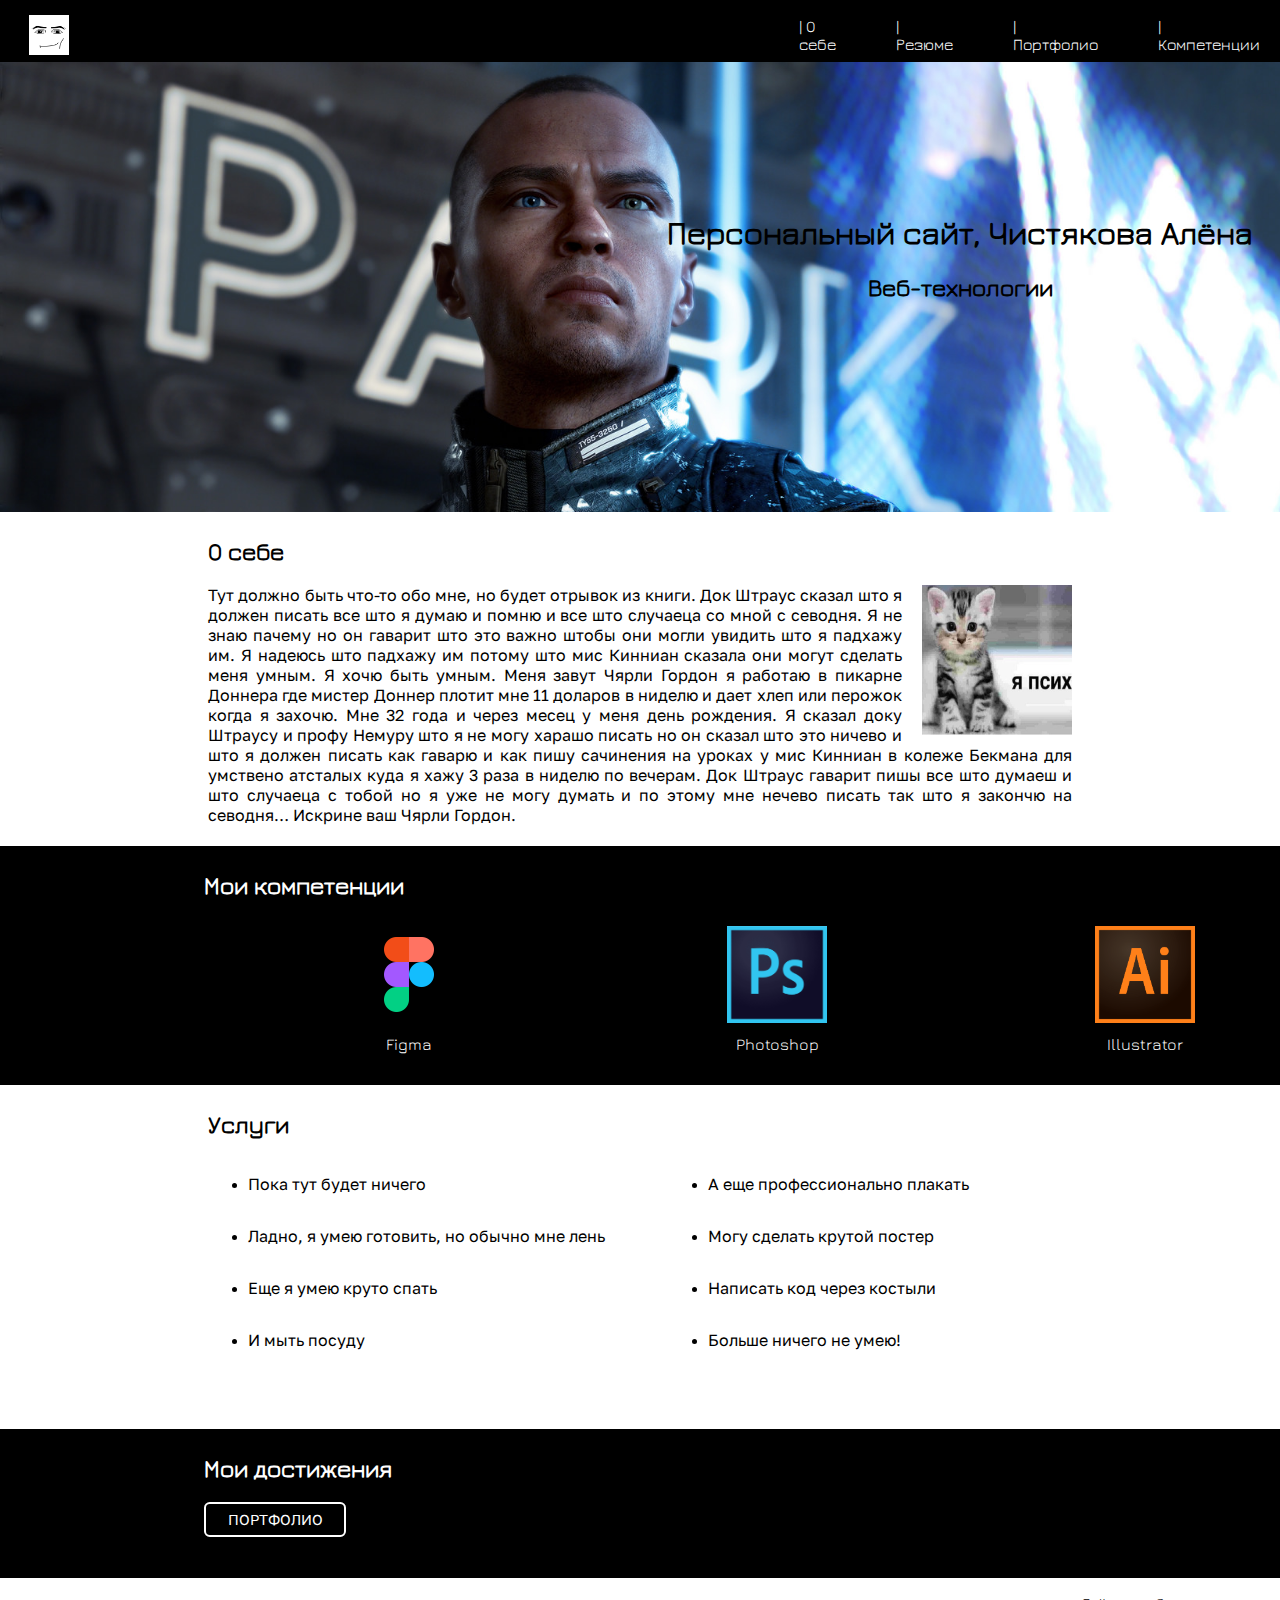
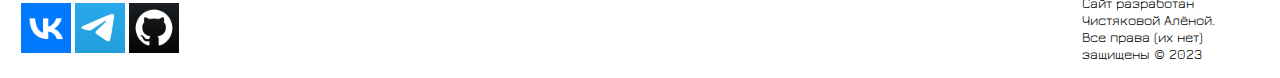
<file: index.html>
<!DOCTYPE html>
<html lang="en">
<head>
    <meta charset="UTF-8">
    <meta http-equiv="X-UA-Compatible" content="IE=edge">
    <meta name="viewport" content="width=device-width, initial-scale=1.0">
    <title>All I Wanted Was You </title>
    <link rel="stylesheet" type="text/css" href="css/style.css">
</head>
<body>
    <nav>
        <ul class="nav-flex">
            <li class="nav-flex-item logo"><a href="index.html"><img src="images/logo.jpg" class="logo"></a></li>
            <li class="nav-flex-item"><a href="index.html">| О себе</a></li>
            <li class="nav-flex-item"><a href="pages/summary.html">| Резюме</a></li>
            <li class="nav-flex-item"><a href="pages/portfolio.html">| Портфолио</a></li>
            <li class="nav-flex-item"><a href="#competencies">| Компетенции</a></li>
            <li class="nav-flex-item"><a href="pages/contacts.html">| Контакты</a></li>
        </ul>
    </nav>
    <header>
        <h1 class="header">Персональный сайт, Чистякова Алёна</h1>
        <h2 class="header1">Веб-технологии</h2>
    </header>
    <main>
        <section>
            <div class="layer">
            <h2 class="font">О себе</h2>
            <img src="images/kitten.jpg" class="about-me">
            <p>Тут должно быть что-то обо мне, но будет отрывок из книги. Док Штраус сказал што я должен писать все што я думаю и помню и все што случаеца со мной с севодня. Я не знаю пачему но он гаварит што это важно штобы они могли увидить што я падхажу им. Я надеюсь што падхажу им потому што мис Кинниан сказала они могут сделать меня умным. Я хочю быть умным. Меня завут Чярли Гордон я работаю в пикарне Доннера где мистер Доннер плотит мне 11 доларов в ниделю и дает хлеп или перожок когда я захочю. Мне 32 года и через месец у меня день рождения. Я сказал доку Штраусу и профу Немуру што я не могу харашо писать но он сказал што это ничево и што я должен писать как гаварю и как пишу сачинения на уроках у мис Кинниан в колеже Бекмана для умствено атсталых куда я хажу 3 раза в ниделю по вечерам. Док Штраус гаварит пишы все што думаеш и што случаеца с тобой но я уже не могу думать и по этому мне нечево писать так што я закончю на севодня… Искрине ваш Чярли Гордон.</p>
            </div>
        </section>
        <section class="black">
            <div class="layer">
            <p id="competencies"><h2 class="white">Мои компетенции</h2></p>
            <table class="comp-table">
                <tr>
                    <td class="cmp"><img src="images/figma.png" class="cmp"></td>
                    <td class="cmp"><img src="images/photoshop.png" class="cmp"></td>
                    <td class="cmp"><img src="images/illustrator.jpg" class="cmp"></td>
                </tr>
                <tr><td>Figma</td><td>Photoshop</td><td>Illustrator</td></td>
            </table>
            </div>
        </section>
        <section>
            <div class="layer">
            <h2 class="font">Услуги</h2>
            <ul class="services">
                <li> <p> Пока тут будет ничего </p> </li>
                <li> <p> Ладно, я умею готовить, но обычно мне лень </p> </li>
                <li> <p> Еще я умею круто спать </p> </li>
                <li> <p> И мыть посуду </p> </li>
                <li> <p> А еще профессионально плакать </p> </li>
                <li> <p> Могу сделать крутой постер </p> </li>
                <li> <p> Написать код через костыли</p> </li>
                <li> <p> Больше ничего не умею! </p> </li>
            </ul>
            </div>
        </section>
        <section class="black">
            <div class="layer">
            <h2 class="white">Мои достижения</h2>
            <p><button class="btn"><a href="pages/portfolio.html">Портфолио</a></button></p>
            </div>
        </section>
    </main>
    <footer>
        <ul class="nav-flex">
        <li class="nav-flex-item table"><table>
            <tr>
                <th><a href="https://vk.com/aspohdl"><img src="images/VK.png" alt="VK" class="footer"></a></th>
                <th><a href="https://t.me/aspohdl"><img src="images/tg.png" alt="YouTube" class="footer"></a></th>
                <th><a href="https://github.com/aspohdl"><img src="images/github.png" alt="GitHub" class="footer"></a></th>
            </tr>
        </table></li>
        <li class="nav-flex-item cp">Сайт разработан Чистяковой Алёной. Все права (их нет) защищены © 2023</li>
        </ul>
    </footer>
</body>
</html>
</file>
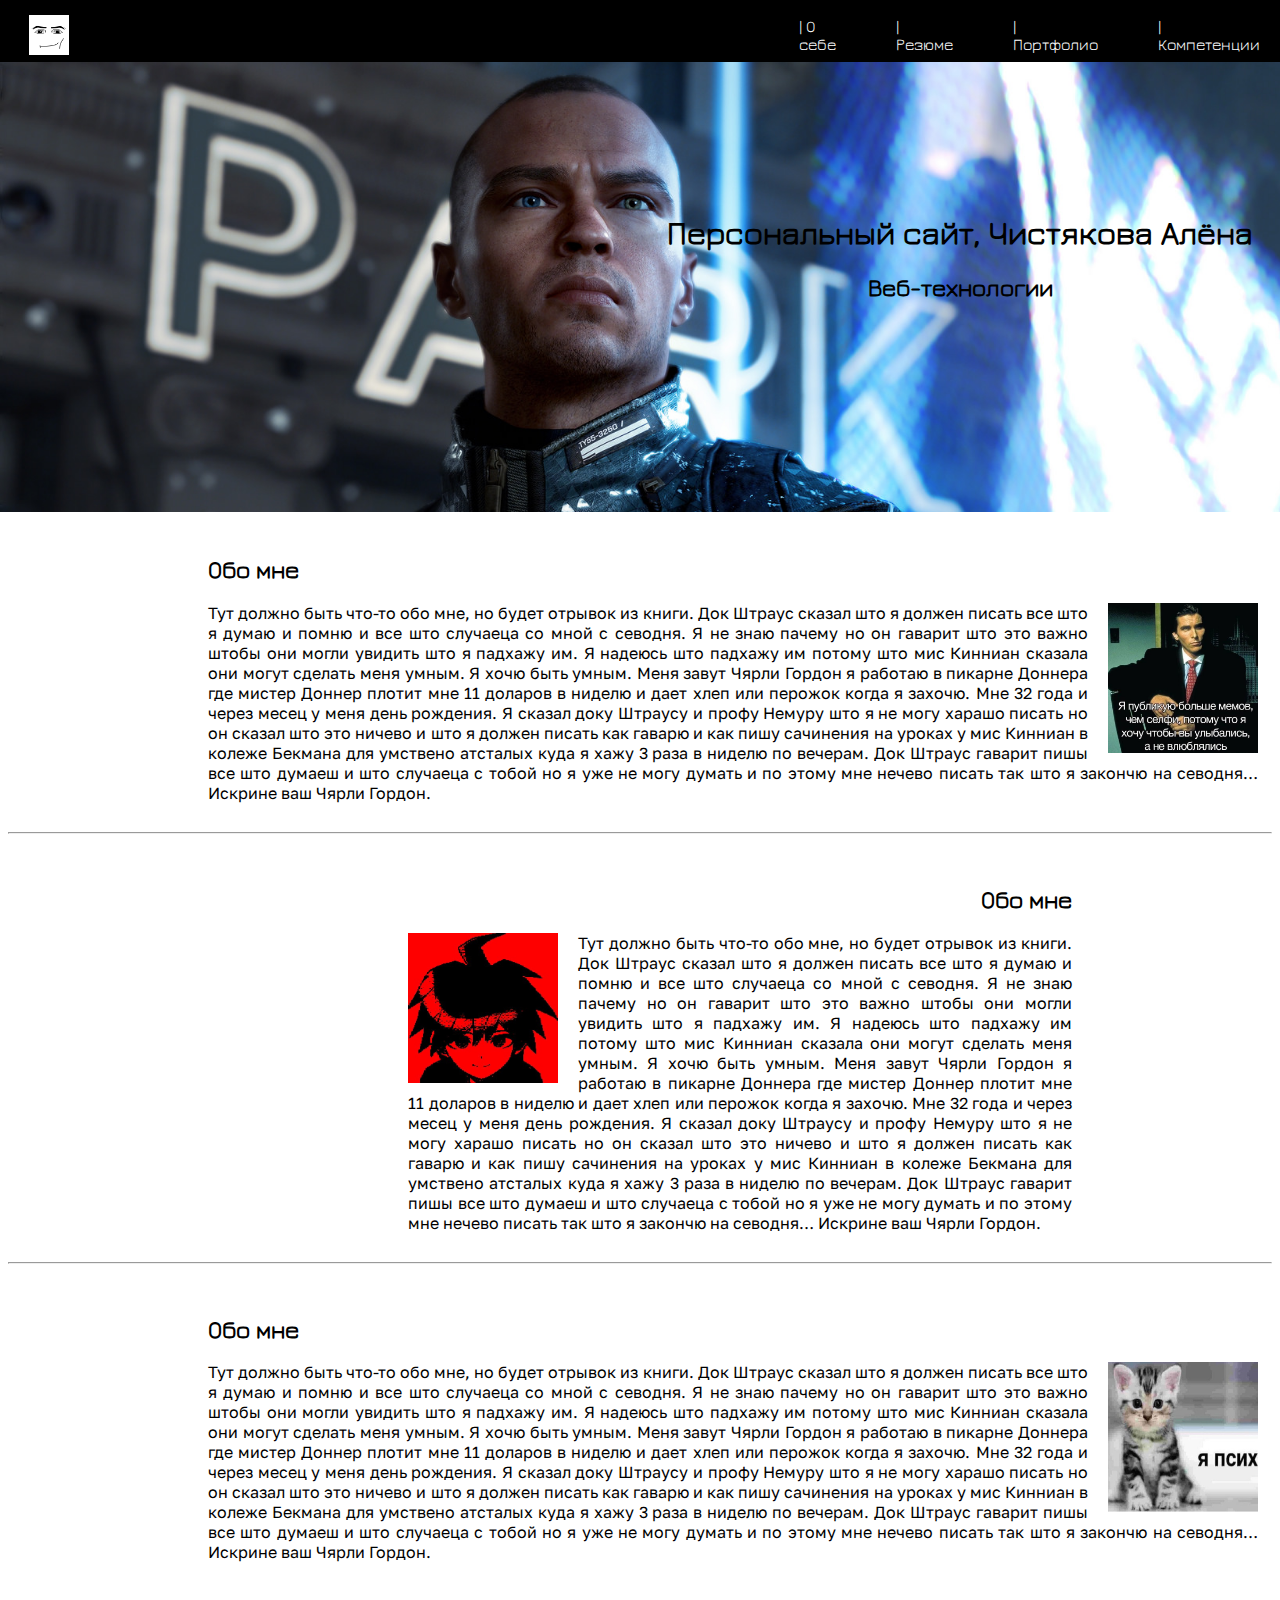
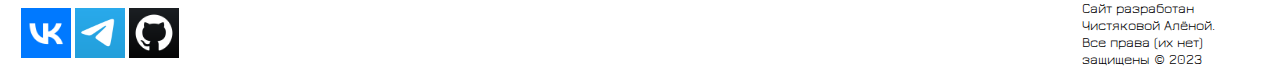
<file: pages/portfolio.html>
<!DOCTYPE html>
<html lang="en">
<head>
    <meta charset="UTF-8">
    <meta http-equiv="X-UA-Compatible" content="IE=edge">
    <meta name="viewport" content="width=device-width, initial-scale=1.0">
    <link rel="stylesheet" type="text/css" href="../css/style.css">
    <title>Портфолио</title>
</head>
<body>
    <nav>
        <ul class="nav-flex">
            <li class="nav-flex-item logo"><a href="../index.html"><img src="../images/logo.jpg" class="logo"></a></li>
            <li class="nav-flex-item"><a href="../index.html">| О себе</a></li>
            <li class="nav-flex-item"><a href="../pages/summary.html">| Резюме</a></li>
            <li class="nav-flex-item"><a href="../pages/portfolio.html">| Портфолио</a></li>
            <li class="nav-flex-item"><a href="../index.html#competencies">| Компетенции</a></li>
            <li class="nav-flex-item"><a href="../pages/contacts.html">| Контакты</a></li>
        </ul>
    </nav>
    <header>
        <h1 class="header">Персональный сайт, Чистякова Алёна</h1>
        <h2 class="header1">Веб-технологии</h2>
    </header>
    <main>
        <div class="layer" style="position: relative;">
            <br>
            <h2 class="font">Обо мне</h2>
            <p style="width: 1050px"><img class="about-me" src="../images/memes.jpg">
                Тут должно быть что-то обо мне, но будет отрывок из книги. Док Штраус сказал што я должен писать все што я думаю и помню и все што случаеца со мной с севодня. Я не знаю пачему но он гаварит што это важно штобы они могли увидить што я падхажу им. Я надеюсь што падхажу им потому што мис Кинниан сказала они могут сделать меня умным. Я хочю быть умным. Меня завут Чярли Гордон я работаю в пикарне Доннера где мистер Доннер плотит мне 11 доларов в ниделю и дает хлеп или перожок когда я захочю. Мне 32 года и через месец у меня день рождения. Я сказал доку Штраусу и профу Немуру што я не могу харашо писать но он сказал што это ничево и што я должен писать как гаварю и как пишу сачинения на уроках у мис Кинниан в колеже Бекмана для умствено атсталых куда я хажу 3 раза в ниделю по вечерам. Док Штраус гаварит пишы все што думаеш и што случаеца с тобой но я уже не могу думать и по этому мне нечево писать так што я закончю на севодня… Искрине ваш Чярли Гордон.
            </p>
        </div>
        <hr>
        <div class="layer" style="position: relative;">
            <br>
            <h2 class="font" style="text-align:right">Обо мне</h2>
            <p style="margin-left: 200px;"> <img class="about-me two" src="../images/makoto.jpg">
                Тут должно быть что-то обо мне, но будет отрывок из книги. Док Штраус сказал што я должен писать все што я думаю и помню и все што случаеца со мной с севодня. Я не знаю пачему но он гаварит што это важно штобы они могли увидить што я падхажу им. Я надеюсь што падхажу им потому што мис Кинниан сказала они могут сделать меня умным. Я хочю быть умным. Меня завут Чярли Гордон я работаю в пикарне Доннера где мистер Доннер плотит мне 11 доларов в ниделю и дает хлеп или перожок когда я захочю. Мне 32 года и через месец у меня день рождения. Я сказал доку Штраусу и профу Немуру што я не могу харашо писать но он сказал што это ничево и што я должен писать как гаварю и как пишу сачинения на уроках у мис Кинниан в колеже Бекмана для умствено атсталых куда я хажу 3 раза в ниделю по вечерам. Док Штраус гаварит пишы все што думаеш и што случаеца с тобой но я уже не могу думать и по этому мне нечево писать так што я закончю на севодня… Искрине ваш Чярли Гордон.
            </p>
        </div>
        <hr>
        <div class="layer" style="position: relative;">
            <br>
            <h2 class="font">Обо мне</h2>
            <p style="width: 1050px"> <img class="about-me" src="../images/kitten.jpg">
                Тут должно быть что-то обо мне, но будет отрывок из книги. Док Штраус сказал што я должен писать все што я думаю и помню и все што случаеца со мной с севодня. Я не знаю пачему но он гаварит што это важно штобы они могли увидить што я падхажу им. Я надеюсь што падхажу им потому што мис Кинниан сказала они могут сделать меня умным. Я хочю быть умным. Меня завут Чярли Гордон я работаю в пикарне Доннера где мистер Доннер плотит мне 11 доларов в ниделю и дает хлеп или перожок когда я захочю. Мне 32 года и через месец у меня день рождения. Я сказал доку Штраусу и профу Немуру што я не могу харашо писать но он сказал што это ничево и што я должен писать как гаварю и как пишу сачинения на уроках у мис Кинниан в колеже Бекмана для умствено атсталых куда я хажу 3 раза в ниделю по вечерам. Док Штраус гаварит пишы все што думаеш и што случаеца с тобой но я уже не могу думать и по этому мне нечево писать так што я закончю на севодня… Искрине ваш Чярли Гордон.
            </p>
        </div>
    </main>
    <footer>
        <ul class="nav-flex">
        <li class="nav-flex-item table"><table>
            <tr>
                <th><a href="https://vk.com/aspohdl"><img src="../images/VK.png" alt="VK" class="footer"></a></th>
                <th><a href="https://t.me/aspohdl"><img src="../images/tg.png" alt="YouTube" class="footer"></a></th>
                <th><a href="https://github.com/aspohdl"><img src="../images/github.png" alt="GitHub" class="footer"></a></th>
            </tr>
        </table></li>
        <li class="nav-flex-item cp">Сайт разработан Чистяковой Алёной. Все права (их нет) защищены © 2023</li>
        </ul>
    </footer>
</body>
</html>
</file>
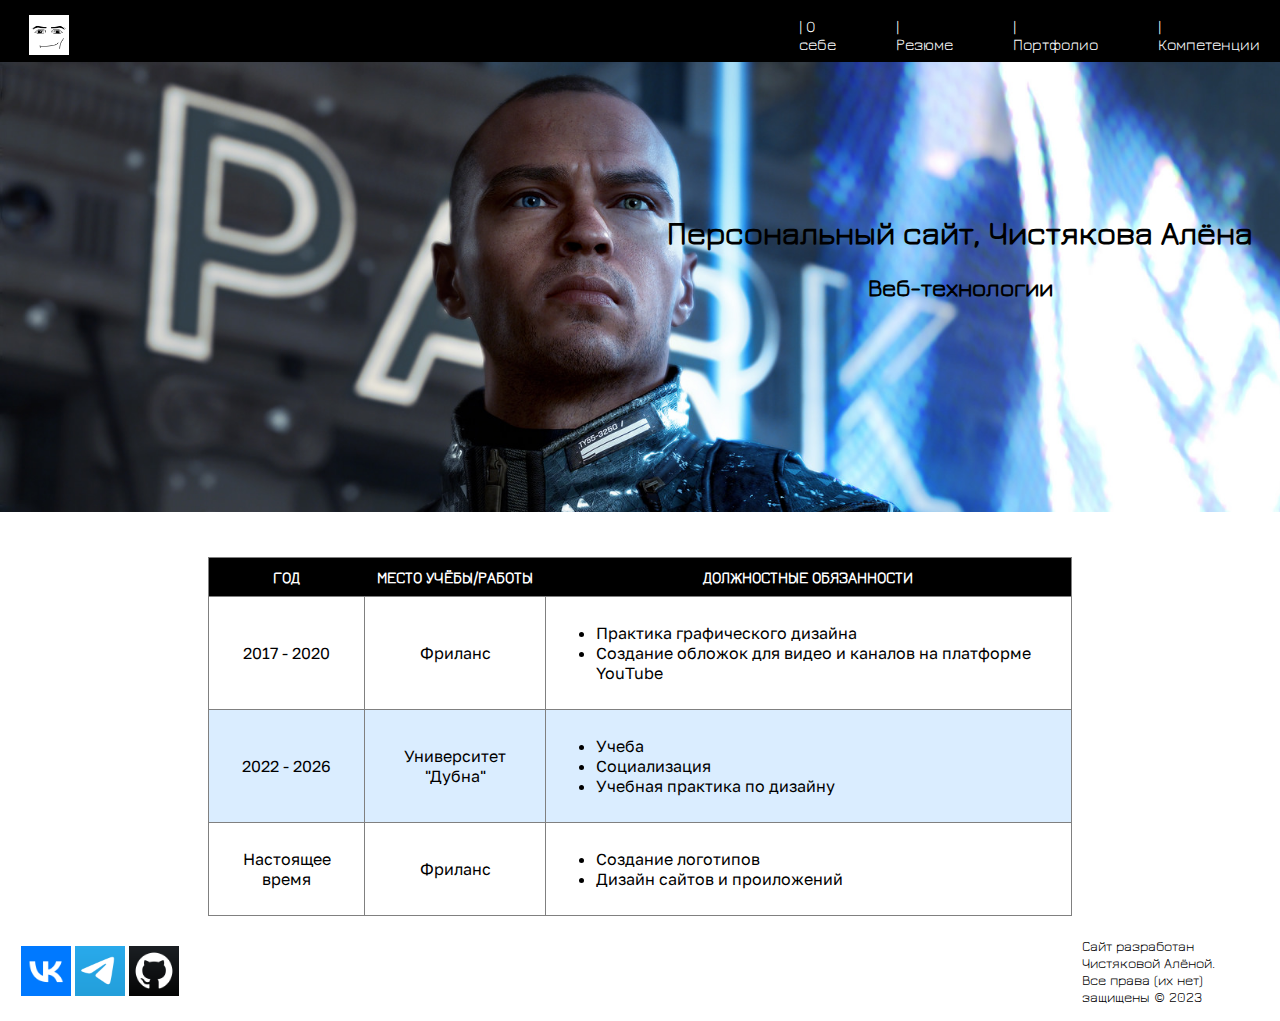
<file: pages/summary.html>
<!DOCTYPE html>
<html lang="en">
<head>
    <meta charset="UTF-8">
    <meta name="viewport" content="width=device-width, initial-scale=1.0">
    <link rel="stylesheet" type="text/css" href="../css/style.css">
    <title>Резюме</title>
</head>
<body>
    <nav>
        <ul class="nav-flex">
            <li class="nav-flex-item logo"><a href="../index.html"><img src="../images/logo.jpg" class="logo"></a></li>
            <li class="nav-flex-item"><a href="../index.html">| О себе</a></li>
            <li class="nav-flex-item"><a href="../pages/summary.html">| Резюме</a></li>
            <li class="nav-flex-item"><a href="../pages/portfolio.html">| Портфолио</a></li>
            <li class="nav-flex-item"><a href="../index.html#competencies">| Компетенции</a></li>
            <li class="nav-flex-item"><a href="../pages/contacts.html">| Контакты</a></li>
        </ul>
    </nav>
    <header>
        <h1 class="header">Персональный сайт, Чистякова Алёна</h1>
        <h2 class="header1">Веб-технологии</h2>
    </header>
    <main>
        <div class="layer">
        <table class="summary">
            <tr class="summary">
                <th class="summary">ГОД</th>
                <th class="summary"> МЕСТО УЧЁБЫ/РАБОТЫ</th>
                <th class="summary"> ДОЛЖНОСТНЫЕ ОБЯЗАННОСТИ</th>
            </tr>
            <tr class="summary">
                <td class="summary">2017 - 2020</td>
                <td class="summary">Фриланс</td>
                <td class="summary third">
                    <ul class="summary">
                        <li>Практика графического дизайна</li>
                        <li>Создание обложок для видео и каналов на платформе YouTube</li>
                    </ul>
                </td>
            </tr>
            <tr class="summary">
                <td class="summary">2022 - 2026</td>
                <td class="summary">Университет "Дубна"</td>
                <td class="summary third">
                    <ul class="summary">
                        <li>Учеба</li>
                        <li>Социализация</li>
                        <li>Учебная практика по дизайну</li>
                    </ul>
                </td>
            </tr>
            <tr class="summary">
                <td class="summary">Настоящее время</td>
                <td class="summary">Фриланс</td>
                <td class="summary third">
                    <ul>
                        <li>Создание логотипов</li>
                        <li>Дизайн сайтов и проиложений</li>
                    </ul>
                </td>
            </tr>
        </table>
    </div>
    </main>
    <footer>
        <ul class="nav-flex">
        <li class="nav-flex-item table"><table>
            <tr>
                <th><a href="https://vk.com/aspohdl"><img src="../images/VK.png" alt="VK" class="footer"></a></th>
                <th><a href="https://t.me/aspohdl"><img src="../images/tg.png" alt="YouTube" class="footer"></a></th>
                <th><a href="https://github.com/aspohdl"><img src="../images/github.png" alt="GitHub" class="footer"></a></th>
            </tr>
        </table></li>
        <li class="nav-flex-item cp">Сайт разработан Чистяковой Алёной. Все права (их нет) защищены © 2023</li>
        </ul>
    </footer>
</body>
</html>
</file>
<file: css/style.css>
img.logo {
    display: block;
    width: 40px;
}
img.footer {
    display: block;
    width: 50px;
}
img.cmp {
    display: block;
    width: 100px;
}
img.about-me
{
	float: right;
    padding-left: 20px;
	width: 150px;
	height: 150px;
}
img.about-me.two
{
	float: left;
    padding-right: 20px;
    padding-left: 0px;
}
p {
    font-family: "Golos Text";
}
td {
    padding: 5px;
}
nav { 
    background-color: black;
    margin: -10px;
    padding: 1px;
}
header {
    text-align: center;
    height: 350px;
    background-image: url(../images/marcus.jpg);
    background-repeat: no-repeat;
    background-position: left;
    background-attachment: fixed;
    background-size: cover;
    margin-left: -20px;
    margin-right: -10px;
    padding-left: 250px;
    padding-top: 100px;
}
.header {
    padding-top: 30px;
    padding-left: 400px;
    font-family: "Jura";
}
.header1 {
    padding-left: 400px;
    font-family: "Jura";
}
.nav-flex
{
 display: flex;
 flex-direction: row;
 align-items: center;
 flex-wrap: nowrap;
 padding-left: 80px;
}
.nav-flex-item
{
list-style-type: none;
margin-right: 30px;
margin-left: 30px;
font-family: "Jura";
}
.nav-flex-item.logo 
{
    margin-left: -50px;
    margin-right: 700px;
}
.nav-flex-item.cp 
{
    margin-left: 870px;
    font-family: "Jura";
    font-size: 14px;
}
.nav-flex-item.table
{
    margin-left: -70px;
}
a {
	text-decoration: none;
	color: #FFFFFF;
}
.layer {
    padding: 5px;
    padding-right: 200px;
    padding-left: 200px;
    text-align: justify;
}
.black {
    background-color: black;
    padding-bottom: 20px;
    margin-right: -10px;
    margin-left: -20px;
    border-left: 1rem solid;
}
.font {
    font-family: "Jura";
}
.white {
    color: #FFFFFF;
    font-family: "Jura";
}
table {
    text-align: center;
    font-family: "Jura";
    margin: auto;
 }
 .comp-table {
    padding-left: 20px;
 }
 td {
    color: #fff;
    border-left: 8rem solid black;
    border-right: 8rem solid black;
 }
 td.cmp {
    border-left: 8rem solid black;
    border-right: 8rem solid black;
 }
 table.summary {
    margin-top: 40px;
	border-collapse: collapse;
	color: #201f28;
	border: 1px solid gray;
	width: 100%;
 }
 td.summary {
    border-left: 0px;
    border-right: 0px;
    padding: 10px;
	border: 1px solid gray;
    font-family: "Golos Text";
    color: black;
 }
 td.summary.third {
    text-align: left;
 }
 th.summary {
    text-align: center;
    color: white;
	background: black;
	padding: 10px;
 }
 tr.summary:nth-child(odd) 
{
	background: #daedff;
}
.table-contacts
{
	margin-top: 0px;
	border-collapse: separate;
	border-spacing: 30px;
	color: rgb(255, 255, 255);
	border: none;
	width: 100%;
}
.td-contacts
{
	text-align: center;
	padding: 10px;
	border: 2px solid black;
	border-radius: 12px;
	background: black;
}
.td-contacts:nth-child(odd) 
{
	width: 33%;
}

.td-contacts:nth-child(even) 
{
	width: 33%;
}
 .services {
    height: 250px;
	display: flex;
	flex-direction: column;
	flex-wrap: wrap;
	list-style-type: disc;
 }
 .btn {
    padding: 0.5em 1.5em;
    background-color: transparent;
    font-size: 0.9em;
    text-transform: uppercase;
    color: white; 
    border: 2px solid white;
    border-radius: 0.4em; 
    font-family: "Golos Text";
   }
.btn:hover { background-color: gray; }
ul.summary {
    font-family: "Golos Text";
    color: black;
}
/* golos-text-regular - cyrillic */
@font-face {
    font-display: swap;
    font-family: 'Golos Text';
    font-style: normal;
    font-weight: 400;
    src: local(''), 
    url('../fonts/golos-text-v4-cyrillic-regular.woff2') format('woff2');
  }
/* balsamiq-sans-regular - cyrillic */
@font-face {
    font-display: swap; /* Check https://developer.mozilla.org/en-US/docs/Web/CSS/@font-face/font-display for other options. */
    font-family: 'Balsamiq Sans';
    font-style: normal;
    font-weight: 400;
    src: local(''),
    url('../fonts/balsamiq-sans-v14-cyrillic-regular.woff2') format('woff2'); /* Chrome 36+, Opera 23+, Firefox 39+, Safari 12+, iOS 10+ */
  }
/* jura-regular - cyrillic-ext */
@font-face {
    font-display: swap; /* Check https://developer.mozilla.org/en-US/docs/Web/CSS/@font-face/font-display for other options. */
    font-family: 'Jura';
    font-style: normal;
    font-weight: 400;
    src: local(''),
    url('../fonts/jura-v31-cyrillic-ext-regular.woff2') format('woff2'); /* Chrome 36+, Opera 23+, Firefox 39+, Safari 12+, iOS 10+ */
  }
</file>
